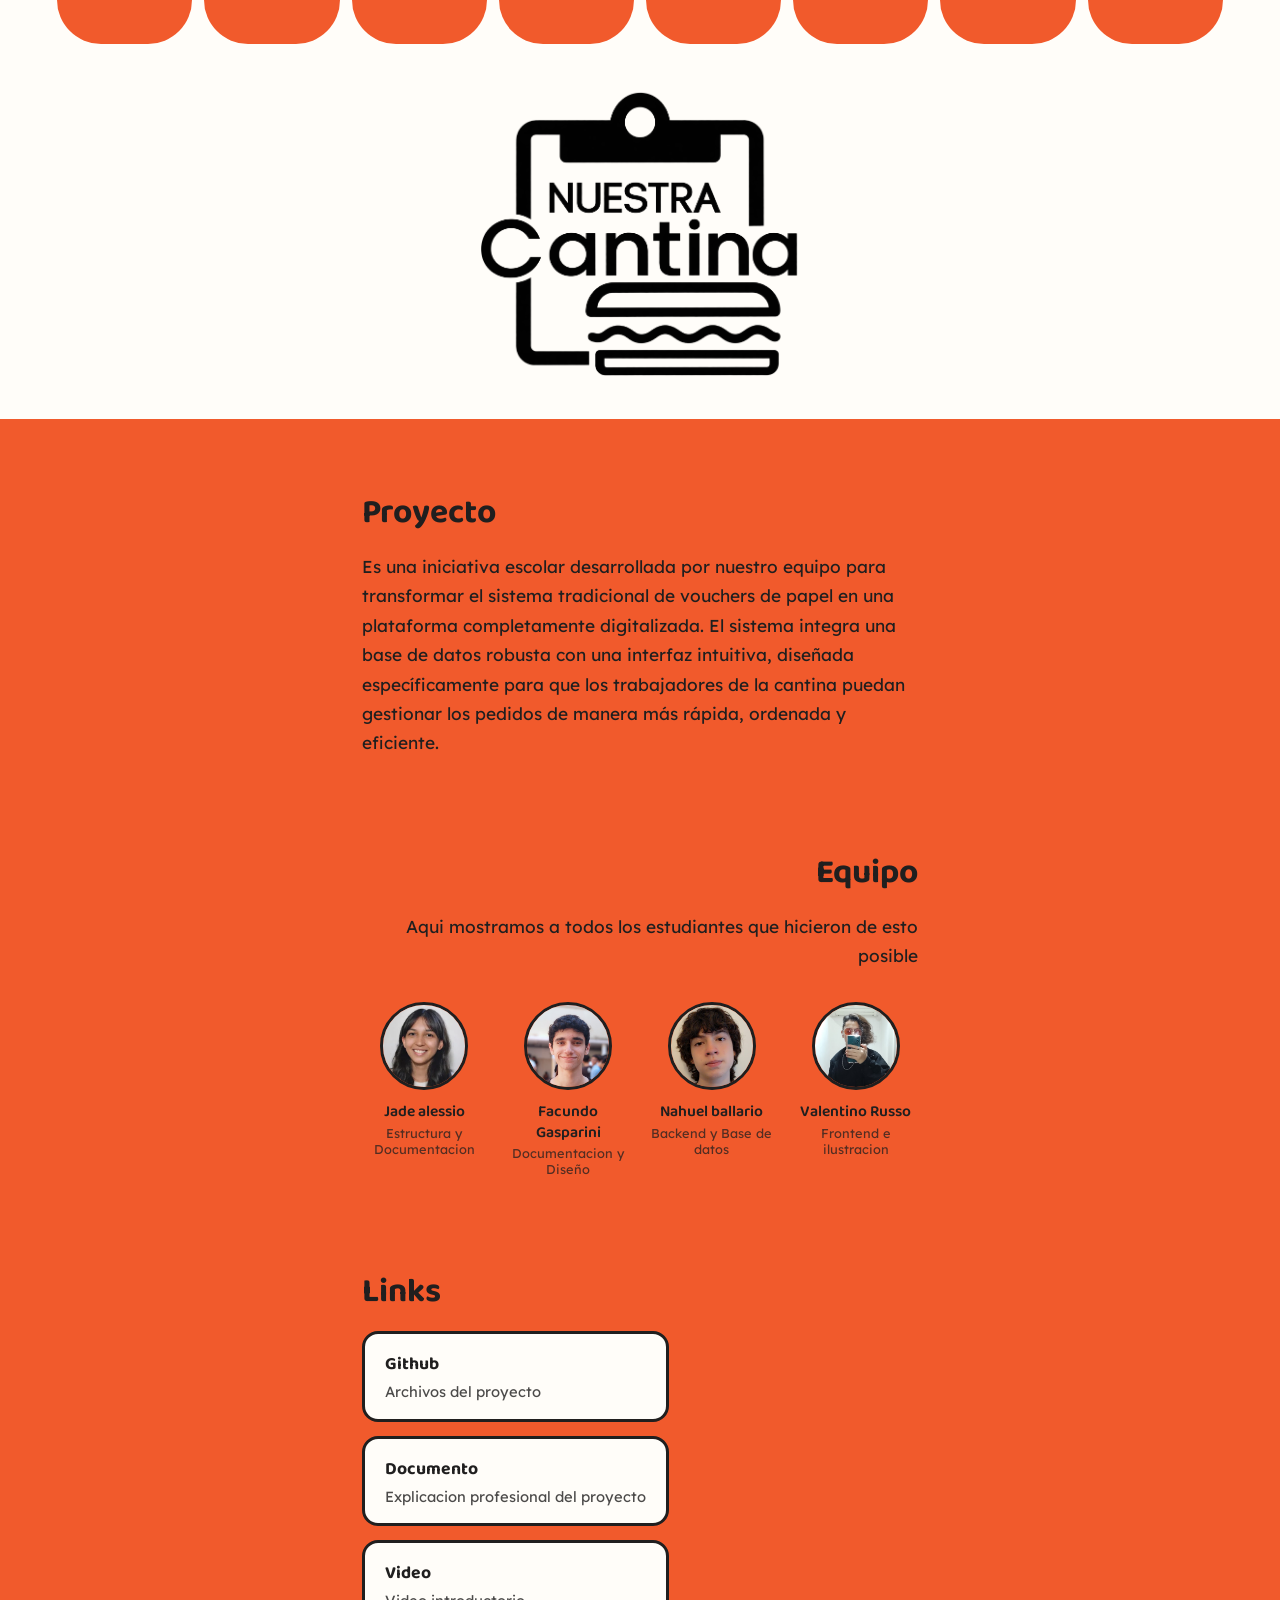
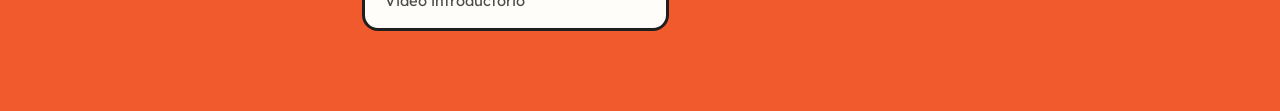
<file: index.html>
<!DOCTYPE html>
<html lang="es">
<head>
<meta charset="UTF-8">
<meta name="viewport" content="width=device-width, initial-scale=1.0">
<title>Nuestra Cantina</title>
<link rel="preconnect" href="https://fonts.googleapis.com">
<link rel="preconnect" href="https://fonts.gstatic.com" crossorigin>
<link href="https://fonts.googleapis.com/css2?family=Baloo+2:wght@500;600;700;800&family=Quicksand:wght@400;500;600;700&display=swap" rel="stylesheet">
<link rel="stylesheet" href="styles.css">
</head>
<body class="pagina-proyecto">
  <header class="header">
    <div class="scallops" aria-hidden="true">
      <span></span><span></span><span></span><span></span>
      <span></span><span></span><span></span><span></span>
    </div>
    <div class="logo">
      <img class="logo__mark" src="Logo2_sinfondo.png" alt="Nuestra Cantina">
    </div>
  </header>
  <div class="divider"></div>
  <main class="content">
    <section class="block block--proyecto">
      <h2 class="block__title">Proyecto</h2>
      <p class="block__text">
        Es una iniciativa escolar desarrollada por nuestro equipo para transformar el sistema tradicional de vouchers de papel en una plataforma completamente digitalizada. El sistema integra una base de datos robusta con una interfaz intuitiva, diseñada específicamente para que los trabajadores de la cantina puedan gestionar los pedidos de manera más rápida, ordenada y eficiente.
      </p>
    </section>
    <section class="block block--equipo">
      <h2 class="block__title">Equipo</h2>
      <p class="block__text">
        Aqui mostramos a todos los estudiantes que hicieron de esto posible
      </p>
      <ul class="team">
        <li class="team__member">
          <a class="team__photo" href="https://github.com/jadealessio" aria-label="Red social de Jade">
            <img src="Alessio.jpg" alt="">
          </a>
          <p class="team__name">Jade alessio</p>
          <p class="team__role">Estructura y Documentacion</p>
        </li>
        <li class="team__member">
          <a class="team__photo" href="https://github.com/Facu7272" aria-label="Red social de Facu">
            <img src="Gasparini.jpg" alt="">
          </a>
          <p class="team__name">Facundo Gasparini</p>
          <p class="team__role">Documentacion y Diseño</p>
        </li>
        <li class="team__member">
          <a class="team__photo" href="https://github.com/ballarionahuel" aria-label="Red social de Nahue">
            <img src="Ballario.jpg" alt="">
          </a>
          <p class="team__name">Nahuel ballario</p>
          <p class="team__role">Backend y Base de datos</p>
        </li>
        <li class="team__member">
          <a class="team__photo" href="https://github.com/Ruskov33" aria-label="Red social de Valen">
            <img src="Russo.jpg" alt="">
          </a>
          <p class="team__name">Valentino Russo</p>
          <p class="team__role">Frontend e ilustracion</p>
        </li>
      </ul>
    </section>
    <section class="block block--links">
      <h2 class="block__title">Links</h2>
      <div class="link-buttons">
        <a class="link-button" href="https://github.com/Ruskov33/Proyecto-Cantina">
          <span class="link-button__title">Github</span>
          <span class="link-button__desc">Archivos del proyecto</span>
        </a>
        <a class="link-button" href="https://docs.google.com/document/d/1HbkqlRHTCQFXY9NXJZmbTSTmGtfUdJSPKrRs6MzrYfc/edit?usp=sharing">
          <span class="link-button__title">Documento</span>
          <span class="link-button__desc">Explicacion profesional del proyecto</span>
        </a>
        <a class="link-button" href="https://youtu.be/lLSu0UHNZhU?si=WAqJwD67d3U2V4AM">
          <span class="link-button__title">Video</span>
          <span class="link-button__desc">Video introductorio</span>
        </a>
      </div>
    </section>
  </main>
</body>
</html>
</file>
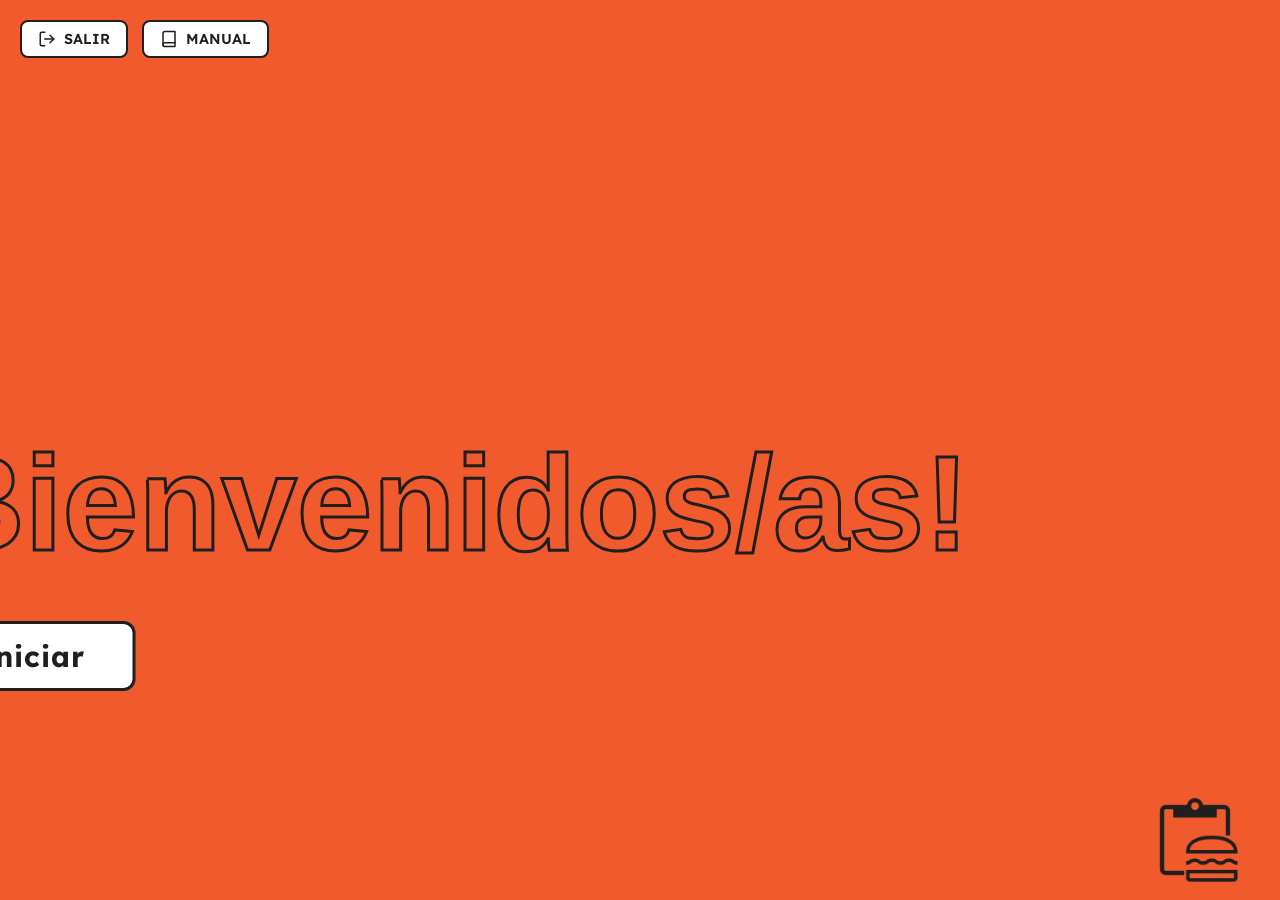
<file: inicio.html>
<!DOCTYPE html>
<html lang="es">
<head>
    <meta charset="UTF-8">
    <meta name="viewport" content="width=device-width, initial-scale=1.0">
    <link rel="stylesheet" href="styles.css">
    <title>CantinaLa35</title>
</head>
<body class="pagina-inicio">
    <img src="Cantina_Logo_sinfondo.png" alt="Logo" class="logo">
    <div class="buttons">
        <button class="icon-btn" id="salirBtn" type="button">
            <svg class="icon" viewBox="0 0 24 24" fill="none" stroke="currentColor" stroke-width="2" stroke-linecap="round" stroke-linejoin="round">
                <path d="M9 21H5a2 2 0 0 1-2-2V5a2 2 0 0 1 2-2h4"></path>
                <polyline points="16 17 21 12 16 7"></polyline>
                <line x1="21" y1="12" x2="9" y2="12"></line>
            </svg>
            <span>SALIR</span>
        </button>
        <button class="icon-btn" id="manualBtn" type="button">
            <svg class="icon" viewBox="0 0 24 24" fill="none" stroke="currentColor" stroke-width="2" stroke-linecap="round" stroke-linejoin="round">
                <path d="M4 19.5A2.5 2.5 0 0 1 6.5 17H20"></path>
                <path d="M6.5 2H20v20H6.5A2.5 2.5 0 0 1 4 19.5v-15A2.5 2.5 0 0 1 6.5 2z"></path>
            </svg>
            <span>MANUAL</span>
        </button>
    </div>

    <div class="content">
        <h1 class="title">Bienvenidos/as!</h1>
        <button class="start-btn" id="iniciarBtn" type="button">Iniciar</button>
    </div>

    <script src="script.js"></script>
</body>
</html>
</file>
<file: styles.css>
/*Carga de tipografias*/
@import url('https://fonts.googleapis.com/css2?family=Lexend+Deca:wght@100..900&display=swap');
@import url('https://fonts.googleapis.com/css2?family=Quicksand:wght@300..700&display=swap');
@import url('https://fonts.googleapis.com/css2?family=Baloo+2:wght@400..800&display=swap');

/*Paleta de colores*/
:root {
  --coral: #f15a2c;
  --coral-dark: #d94f36;
  --cream: #fffdf9;
  --ink: #201f1f;
  --white: #ffffff;
  --gray-light: #f5f5f5;
}

/* Incluye el padding y el border en el ancho y alto total de los elementos */
* {
    box-sizing: border-box;
}

body {
    background-color: var(--white);
    margin: 0;
    height: 100vh;
    overflow: hidden;
    font-family: "Lexend Deca", sans-serif;
    color: var(--ink);
}

/* Modificador para páginas secundarias */
body.pagina-proyecto {
    height: auto;
    overflow: visible;
    background-color: var(--coral);
}

/* ---------- Logo General y Específico ---------- */
.logo {
    position: absolute;
    right: 35px;
    bottom: 10px;
    width: 100px;
    height: auto;
    z-index: 10;
}

body.pagina-proyecto .header .logo {
    position: static;
    top: auto;
    left: auto;
    transform: none;
    width: auto;
    height: auto;
    max-width: 320px;
    margin: 44px auto 0;
    text-align: center;
}

.logo__mark {
    width: 100%;
    height: auto;
    display: block;
    margin: 0 auto;
}

/* ---------- Botones Superiores / Iconos ---------- */
.buttons {
    position: absolute;
    top: 20px;
    left: 20px;
    display: flex;
    flex-direction: row;
    gap: 14px;
    z-index: 5;
}

.icon-btn {
    display: flex;
    align-items: center;
    gap: 8px;
    padding: 8px 16px;
    background-color: var(--gray-light);
    border: 2px solid var(--ink);
    border-radius: 8px;
    color: var(--ink);
    font-family: "Lexend Deca", sans-serif;
    font-weight: 600;
    font-size: 0.9rem;
    cursor: pointer;
    transition: transform 0.15s ease, background-color 0.15s ease;
}

.icon-btn:hover {
    background-color: var(--white);
    transform: translateY(-2px);
}

.icon-btn .icon {
    width: 18px;
    height: 18px;
    flex-shrink: 0;
}

/* ---------- Contenido de Inicio / Pantalla Principal ---------- */
.content {
    position: absolute;
    top: 62%;
    left: 35%;
    transform: translate(-50%, -50%);
    display: flex;
    flex-direction: column;
    align-items: flex-start;
    gap: 40px;
    transition: transform 0.7s ease-in, opacity 0.7s ease-in;
}

main.content {
    position: static;
    top: auto;
    left: auto;
    transform: none;
    padding: 56px 8% 80px;
    max-width: 760px;
    margin: 0 auto;
}

.title {
    font-family: "Calibri", sans-serif;
    font-optical-sizing: auto;
    font-style: normal;
    margin: 0;
    white-space: nowrap;
    font-size: 8.5rem;
    font-weight: 600;
    color: var(--coral);
    -webkit-text-stroke: 3px var(--ink);
}

.start-btn {
    align-self: flex-start;
    padding: 14px 48px;
    background-color: var(--ink);
    color: var(--coral);
    border: 3px solid var(--ink);
    border-radius: 12px;
    font-family: "Lexend Deca", sans-serif;
    font-weight: 700;
    font-size: 1.8rem;
    letter-spacing: 1px;
    cursor: pointer;
    transition: transform 0.2s ease, background-color 0.2s ease, color 0.2s ease;
}

.start-btn:hover {
    background-color: var(--gray-light);
    color: var(--ink);
    transform: scale(1.05);
}

.start-btn:active {
    transform: scale(0.97);
}

/* Animación de salida */
.content.slide-out {
    transform: translate(-150%, -50%);
    opacity: 0;
}

/* ---------- Header de Proyecto ---------- */
.header {
    background: var(--cream);
    padding: 0 0 40px;
    position: relative;
}

.scallops {
    display: flex;
    justify-content: space-between;
    padding: 0 4%;
}

.scallops span {
    flex: 1;
    height: 44px;
    margin: 0 6px;
    background: var(--coral);
    border-radius: 0 0 999px 999px;
}

.divider {
    height: 14px;
    background: var(--coral);
    border-top: 3px solid var(--cream);
}

/* ---------- Bloques de Texto y Proyecto ---------- */
.block {
    margin-bottom: 48px;
}

.block:last-child {
    margin-bottom: 0;
}

.block__title {
    font-family: 'Baloo 2', sans-serif;
    font-weight: 700;
    font-size: 2.1rem;
    margin: 0 0 12px;
}

.block--equipo .block__title {
    text-align: right;
}

.block__text {
    font-size: 1.08rem;
    line-height: 1.7;
    margin: 0;
    max-width: 62ch;
}

.block--equipo .block__text {
    margin-left: auto;
    text-align: right;
}

/* ---------- Equipo / Team ---------- */
.team {
    list-style: none;
    margin: 32px 0 0;
    padding: 0;
    display: grid;
    grid-template-columns: repeat(4, 1fr);
    gap: 20px;
    text-align: center;
}

.team__photo {
    display: block;
    width: 88px;
    height: 88px;
    margin: 0 auto 12px;
    border-radius: 50%;
    overflow: hidden;
    border: 3px solid var(--ink);
    background: var(--cream);
    transition: transform 0.15s ease, box-shadow 0.15s ease;
}

.team__photo img {
    width: 100%;
    height: 100%;
    object-fit: cover;
    display: block;
}

.team__photo:hover,
.team__photo:focus-visible {
    transform: translateY(-3px);
    box-shadow: 0 6px 0 rgba(24, 20, 16, 0.25);
}

.team__photo:focus-visible {
    outline: 2px solid var(--ink);
    outline-offset: 3px;
}

.team__name {
    margin: 0;
    font-family: 'Baloo 2', sans-serif;
    font-weight: 600;
    font-size: 0.98rem;
    line-height: 1.3;
}

.team__role {
    margin: 2px 0 0;
    font-size: 0.8rem;
    opacity: 0.75;
}

/* ---------- Botones de Enlace ---------- */
.link-buttons {
    display: flex;
    flex-direction: column;
    gap: 14px;
}

.link-button {
    display: flex;
    flex-direction: column;
    gap: 4px;
    background: var(--cream);
    color: var(--ink);
    text-decoration: none;
    padding: 16px 20px;
    border-radius: 16px;
    border: 3px solid var(--ink);
    transition: transform 0.15s ease, box-shadow 0.15s ease;
}

.link-button:hover,
.link-button:focus-visible {
    transform: translateY(-2px);
    box-shadow: 0 5px 0 rgba(24, 20, 16, 0.3);
}

.link-button:focus-visible {
    outline: 2px solid var(--ink);
    outline-offset: 3px;
}

.link-button__title {
    font-family: 'Baloo 2', sans-serif;
    font-weight: 700;
    font-size: 1.1rem;
}

.link-button__desc {
    font-size: 0.92rem;
    opacity: 0.8;
    line-height: 1.4;
}

/* ---------- Menú Principal y Módulos de Búsqueda/Alumnos ---------- */
.menu {
    position: relative;
    width: 100%;
    height: calc(100vh - 110px);
}

.add-btn {
    position: absolute;
    top: 15px;
    right: 28px;
    width: 58px;
    height: 58px;
    background-color: var(--white);
    border: 4px solid var(--ink);
    border-radius: 12px;
    color: var(--ink);
    font-family: "Lexend Deca", sans-serif;
    font-size: 2.5rem;
    font-weight: 700;
    line-height: 1;
    cursor: pointer;
    display: flex;
    justify-content: center;
    z-index: 10;
}

.add-btn:hover {
    transform: scale(1.05);
}

.codigo h1,
.informacion h1 {
    margin: 0;
    font-size: 2.8rem;
    font-weight: 500;
}

.codigo {
    position: absolute;
    top: 40px;
    left: 3%;
    width: 32%;
}

.codigo-input {
    display: flex;
    align-items: center;
    gap: 15px;
    margin-top: 20px;
}

.codigo-input input {
    width: 100%;
    max-width: 280px;
    height: 120px;
    border: 4px solid var(--ink);
    border-radius: 22px;
    background-color: var(--white);
    font-family: "Lexend Deca", sans-serif;
    font-size: 3.5rem;
    font-weight: 700;
    text-align: center;
    letter-spacing: 10px;
    outline: none;
}

.codigo-input input:focus {
    border-color: var(--coral);
}

#buscar-btn {
    width: 120px;
    height: 120px;
    border: 4px solid var(--ink);
    border-radius: 28px;
    background-color: var(--white);
    color: var(--coral);
    font-family: Arial, sans-serif;
    font-size: 4rem;
    font-weight: 400;
    cursor: pointer;
    display: flex;
    align-items: center;
    justify-content: center;
    flex-shrink: 0;
}

#buscar-btn:hover {
    transform: scale(1.04);
}

.separador {
    position: absolute;
    top: 30px;
    bottom: 0;
    left: 36.5%;
    width: 4px;
    background-color: var(--ink);
}

.informacion {
    position: absolute;
    top: 40px;
    left: 40%;
    width: 57%;
}

.alumno {
    display: flex;
    align-items: flex-start;
    gap: 25px;
    margin-top: 20px;
}

/* Foto del alumno */
.foto {
    width: 260px;
    height: 260px;
    border: 4px solid var(--ink);
    border-radius: 22px;
    overflow: hidden;
    display: flex;
    align-items: center;
    justify-content: center;
    background-color: var(--white);
    flex-shrink: 0;
}

.foto img {
    width: 100%;
    height: 100%;
    object-fit: cover;
}

/* Datos del alumno corregidos para evitar márgenes negativos y desbordes */
.datos {
    padding-top: 10px;
    margin-left: 0;
    font-size: 1.5rem;
    line-height: 1.55;
    display: flex;
    flex-direction: column;
    gap: 10px;
}

.datos p {
    margin: 0;
}

/* ---------- Barra e Inferiores ---------- */
.barra-inferior {
    position: absolute;
    left: 0;
    bottom: 0;
    width: 100%;
    height: 110px;
    background-color: var(--coral);
    border-top: 4px solid var(--ink);
}

.botones-inferiores {
    position: absolute;
    left: 30px;
    bottom: 10px;
    display: flex;
    gap: 12px;
}

.botones-inferiores button {
    width: 100px;
    height: 90px;
    border: 4px solid var(--ink);
    border-radius: 22px;
    background-color: var(--coral);
    color: var(--ink);
    font-family: Arial, sans-serif;
    font-size: 4rem;
    cursor: pointer;
    display: flex;
    align-items: center;
    justify-content: center;
}

.botones-inferiores button:hover {
    background-color: var(--white);
    transform: scale(1.04);
}

.registro-btn {
    font-size: 3.2rem !important;
}

.registro-btn .icon {
    width: 50px;
    height: 50px;
}

.cancelar-btn .icon {
    width: 50px;
    height: 50px;
}

@media (max-width: 560px) {
  .logo__title {
    font-size: 2.4rem;
  }

  .block__title {
    font-size: 1.7rem;
  }

  .content {
    padding: 44px 7% 60px;
  }

  .scallops span {
    height: 30px;
    margin: 0 3px;
  }

  .team {
    grid-template-columns: repeat(2, 1fr);
    row-gap: 28px;
  }
}

footer {
    position: relative;
}

/* Página Inicio — variante fondo naranja / texto blanco*/
body.pagina-inicio {
    background-color: var(--coral);
}

body.pagina-inicio .title {
    color: transparent;
    -webkit-text-stroke: 3px var(--ink);
}

body.pagina-inicio .start-btn {
    background-color: var(--white);
    color: var(--ink);
    border-color: var(--ink);
}

body.pagina-inicio .start-btn:hover {
    background-color: var(--ink);
    color: var(--white);
    border-color: var(--white);
}

body.pagina-inicio .icon-btn {
    background-color: var(--white);
    border-color: var(--ink);
}
</file>
